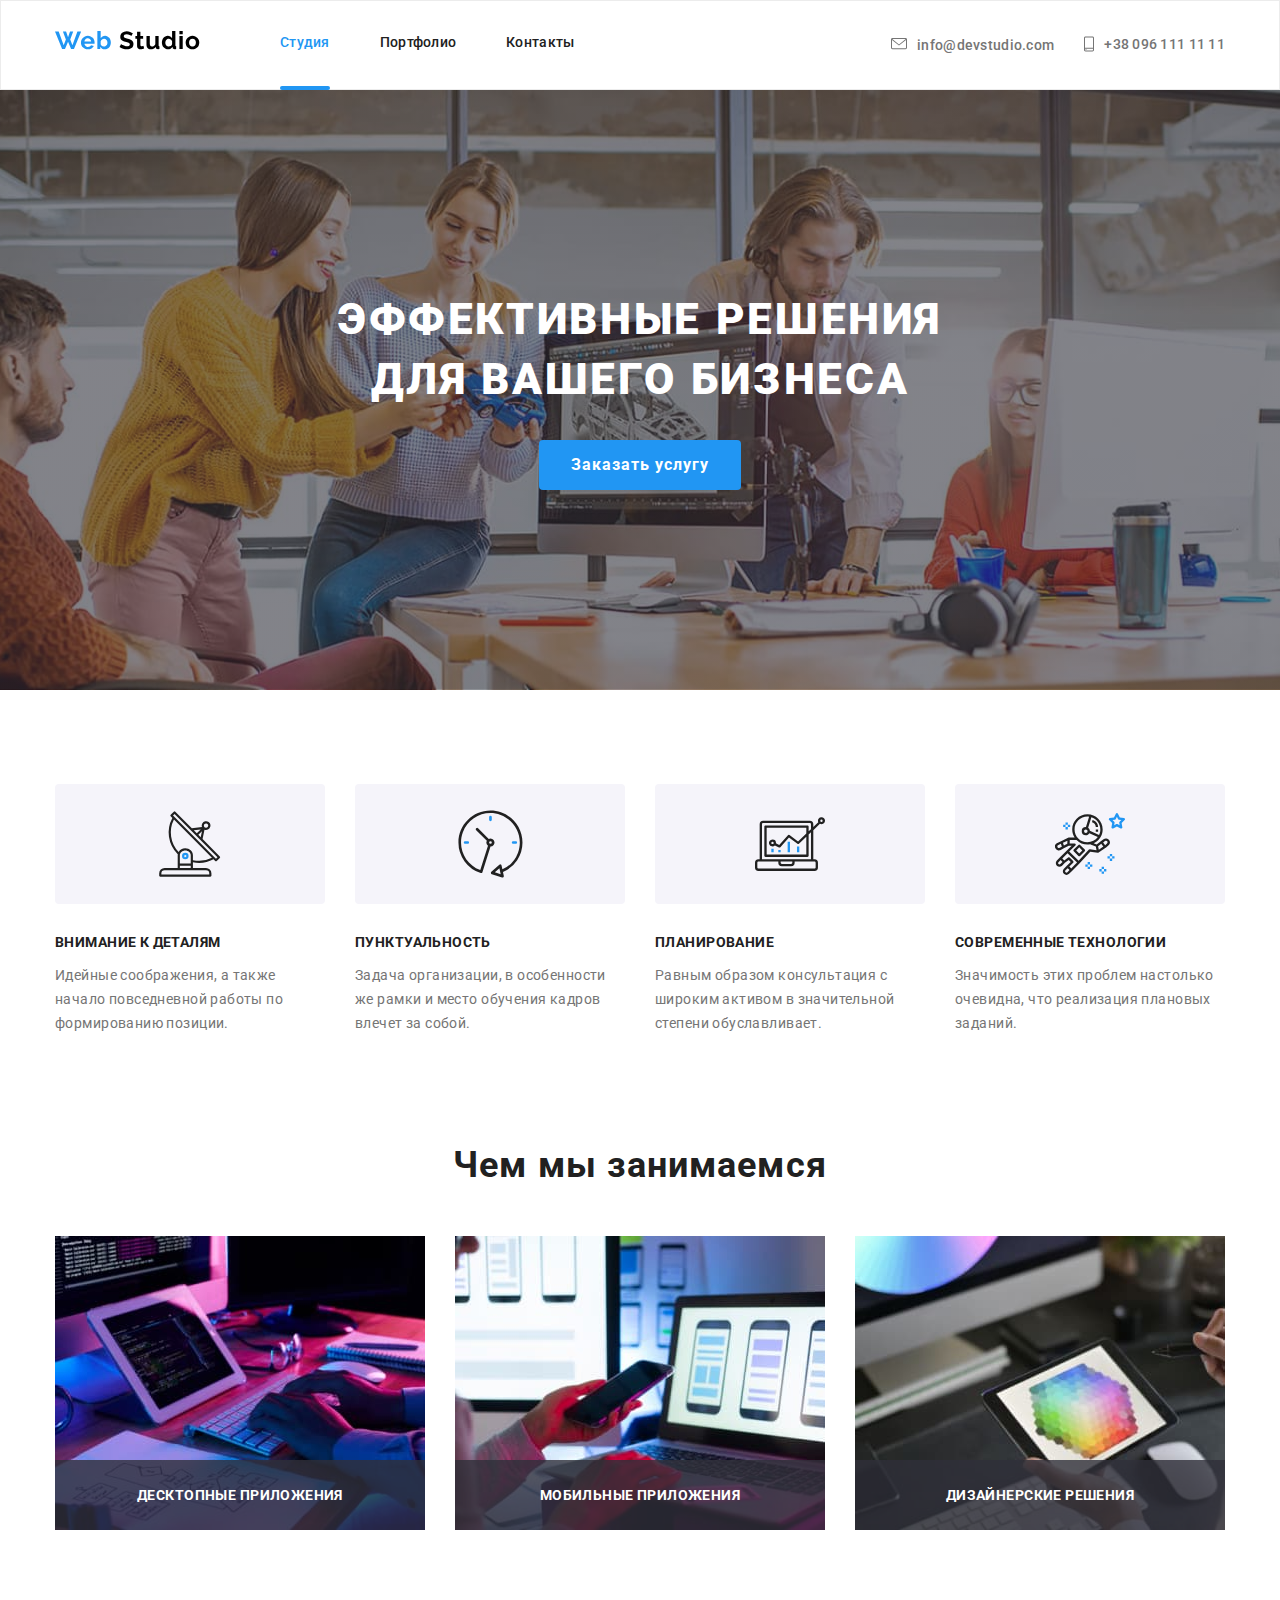
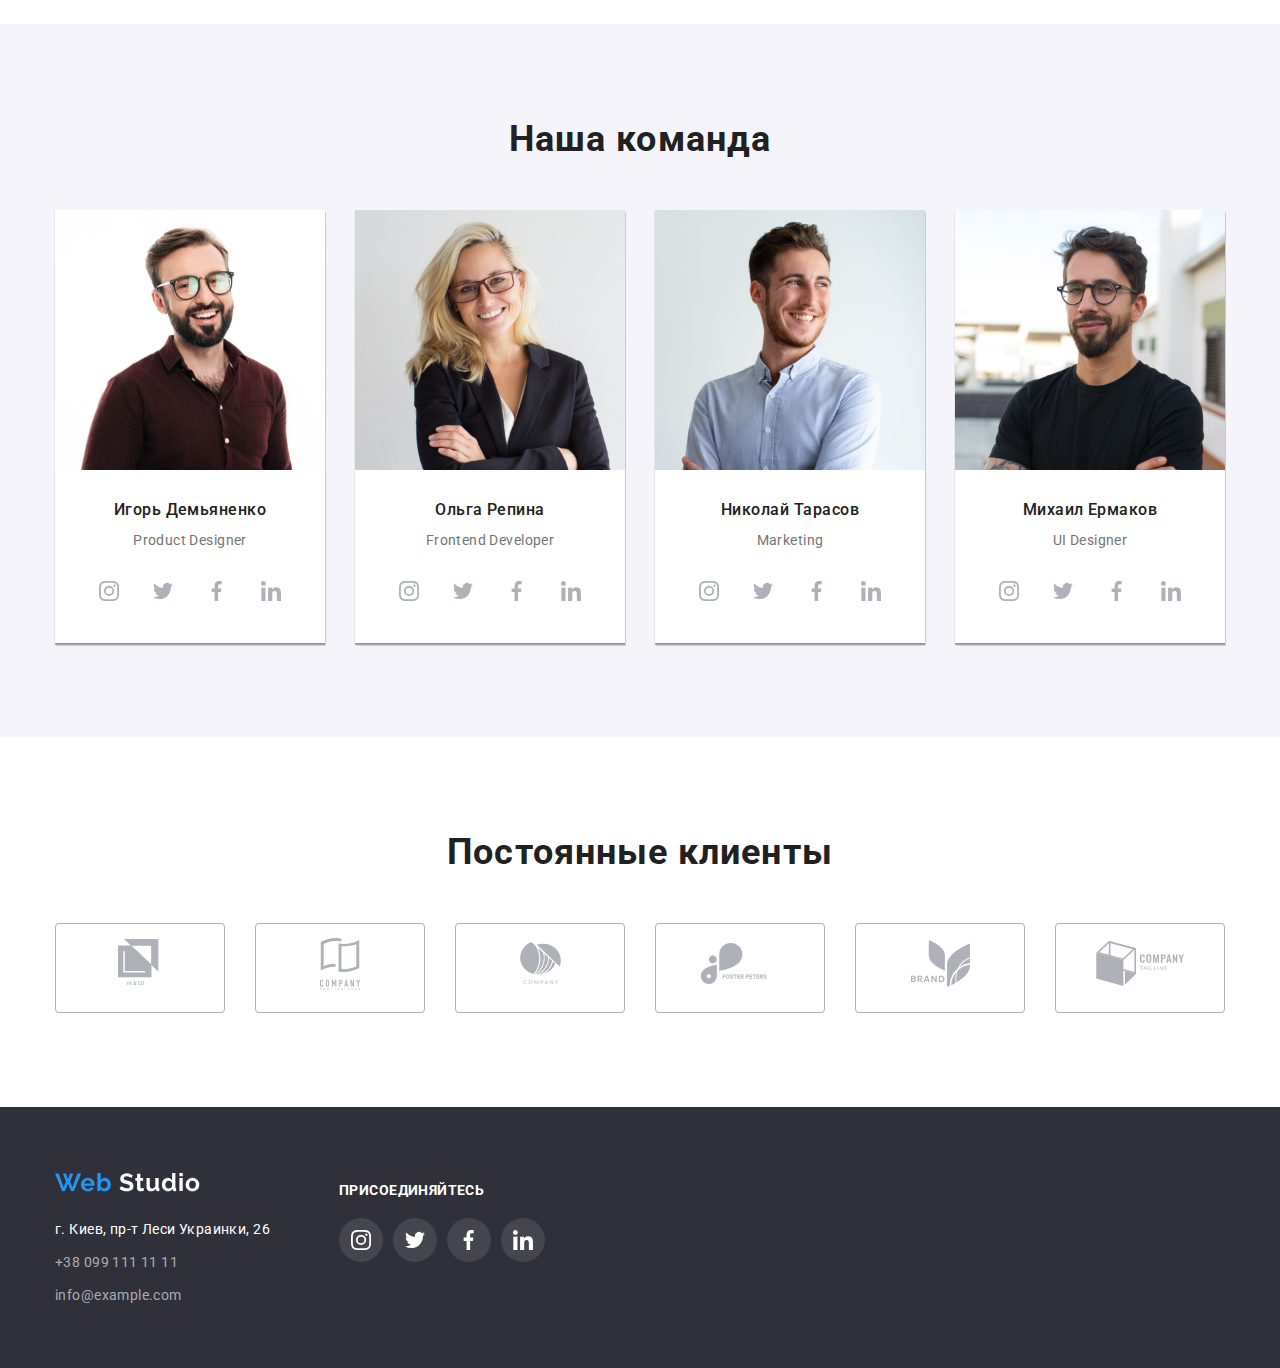
<file: index.html>
<!DOCTYPE html>
<html lang="ru">
  <head>
    <meta charset="UTF-8" />
    <meta name="viewport" content="width=device-width, initial-scale=1.0" />
    <title>Document</title>
    <link
      href="https://fonts.googleapis.com/css2?family=Raleway:wght@700&family=Roboto:wght@400;500;700;900&display=swap"
      rel="stylesheet"
    />
    <link rel="stylesheet" href="./css/normalize.css" />
    <link rel="stylesheet" href="./css/style.css" />
  </head>
  <body>
    <header class="page-header">
      <div class="container flexbox">
        <nav class="navigation">
          <a href="./" class="logo">
            <svg width="145" height="31">
              <use href="./images/icons/sprite.svg#logo"></use>
            </svg>
          </a>

          <ul class="list menu-list">
            <li class="list-item">
              <a href="#" class="link-item active">Студия</a>
            </li>
            <li class="list-item">
              <a href="./portfolio.html" class="link-item">Портфолио</a>
            </li>
            <li class="list-item">
              <a href="#" class="link-item">Контакты</a>
            </li>
          </ul>
        </nav>

        <a href="mailto:info@devstudio.com" class="contacts">
          <svg class="contacts-icon" width="16" height="12">
            <use href="./images/icons/sprite.svg#envelope"></use>
          </svg>
          info@devstudio.com</a
        >
        <a href="tel:+380961111111" class="contacts">
          <svg class="contacts-icon" width="10" height="16">
            <use href="./images/icons/sprite.svg#smartphone"></use>
          </svg>

          +38 096 111 11 11</a
        >
      </div>
    </header>
    <main>
      <section class="hero">
        <div class="container">
          <h1 class="page-title">
            Эффективные решения <br />
            для вашего бизнеса
          </h1>
          <div class="size-btn">
            <button class="link-btn" data-modal-open>Заказать услугу</button>
          </div>
        </div>
      </section>
      <section>
        <div class="container flexbox pad">
          <h2 class="section-title" hidden>Описание работы</h2>
          <ul class="list list-work">
            <li class="desc-of-work-item">
              <div class="icon-item-bg">
                <svg width="65.32" height="70" class="icon-align">
                  <use href="./images/icons/sprite.svg#antenna"></use>
                </svg>
              </div>
              <h3 class="icon-title">Внимание к деталям</h3>
              <p>
                Идейные соображения, а также начало повседневной работы по
                формированию позиции.
              </p>
            </li>
            <li class="desc-of-work-item">
              <div class="icon-item-bg">
                <svg class="icon-align" width="66.96" height="70">
                  <use href="./images/icons/sprite.svg#clock"></use>
                </svg>
              </div>
              <h3 class="icon-title">Пунктуальность</h3>
              <p>
                Задача организации, в особенности же рамки и место обучения
                кадров влечет за собой.
              </p>
            </li>
            <li class="desc-of-work-item">
              <div class="icon-item-bg">
                <svg class="icon-align" width="70" height="70">
                  <use href="./images/icons/sprite.svg#diagram"></use>
                </svg>
              </div>
              <h3 class="icon-title">Планирование</h3>
              <p>
                Равным образом консультация с широким активом в значительной
                степени обуславливает.
              </p>
            </li>
            <li class="desc-of-work-item">
              <div class="icon-item-bg">
                <svg class="icon-align" width="70" height="70">
                  <use href="./images/icons/sprite.svg#astronaut"></use>
                </svg>
              </div>
              <h3 class="icon-title">Современные технологии</h3>
              <p>
                Значимость этих проблем настолько очевидна, что реализация
                плановых заданий.
              </p>
            </li>
          </ul>
        </div>
      </section>
      <section>
        <div class="container section-padding">
          <h2 class="section-title">Чем мы занимаемся</h2>
          <ul class="list list-work">
            <li class="list-what-we-do">
              <a href="#">
                <div class="position-p">
                  <img
                    src="./images/description_of_work/laptop.jpg"
                    alt="laptop"
                    width="370"
                  />
                  <h3 class="img-title">Десктопные приложения</h3>
                </div>
              </a>
            </li>
            <li class="list-what-we-do">
              <a href="#">
                <div class="position-p">
                  <img
                    src="./images/description_of_work/phone.jpg"
                    alt="mobile"
                    width="370"
                  />
                  <h3 class="img-title">Мобильные приложения</h3>
                </div>
              </a>
            </li>
            <li class="list-what-we-do">
              <a href="#">
                <div class="position-p">
                  <img
                    src="./images/description_of_work/tablet.jpg"
                    alt="screen"
                    width="370"
                  />
                  <h3 class="img-title">Дизайнерские решения</h3>
                </div>
              </a>
            </li>
          </ul>
        </div>
      </section>
      <section class="our-team-color">
        <div class="container section-padding">
          <h2 class="section-title">Наша команда</h2>
          <ul class="list list-work">
            <li class="item-team-list">
              <img
                src="./images/our_team/igor.jpg"
                alt="Игорь Демьяненко"
                width="270"
              />

              <h3 class="title-h3">Игорь Демьяненко</h3>
              <p lang="en">Product Designer</p>
              <ul class="list menu-list icon-link-list">
                <li>
                  <a
                    href="https://www.instagram.com/"
                    target="_blank"
                    rel="noopener noreferrer"
                    aria-label="ссылка Инстаграм"
                    class="icon-link"
                  >
                    <svg class="icon-img" width="20" height="20">
                      <use href="./images/icons/sprite.svg#instagram"></use>
                    </svg>
                  </a>
                </li>
                <li>
                  <a
                    href="https://twitter.com/"
                    target="_blank"
                    rel="noopener noreferrer"
                    aria-label="ссылка Твиттер"
                    class="icon-link"
                  >
                    <svg class="icon-img" width="20" height="20">
                      <use href="./images/icons/sprite.svg#twitter"></use>
                    </svg>
                  </a>
                </li>
                <li>
                  <a
                    href="https://facebook.com/"
                    target="_blank"
                    rel="noopener noreferrer"
                    aria-label="ссылка Фейсбук"
                    class="icon-link"
                  >
                    <svg class="icon-img" width="20" height="20">
                      <use href="./images/icons/sprite.svg#facebook"></use>
                    </svg>
                  </a>
                </li>
                <li>
                  <a
                    href="https://www.linkedin.com/"
                    target="_blank"
                    rel="noopener noreferrer"
                    aria-label="ссылка Линкедин"
                    class="icon-link"
                  >
                    <svg class="icon-img" width="20" height="20">
                      <use href="./images/icons/sprite.svg#linkedin"></use>
                    </svg>
                  </a>
                </li>
              </ul>
            </li>
            <li class="item-team-list">
              <img
                src="./images/our_team/olga.jpg"
                alt="Ольга Репина"
                width="270"
              />
              <h3 class="title-h3">Ольга Репина</h3>
              <p lang="en">Frontend Developer</p>
              <ul class="list menu-list icon-link-list">
                <li>
                  <a
                    href="https://www.instagram.com/"
                    target="_blank"
                    rel="noopener noreferrer"
                    aria-label="ссылка Инстаграм"
                    class="icon-link"
                  >
                    <svg class="icon-img" width="20" height="20">
                      <use href="./images/icons/sprite.svg#instagram"></use>
                    </svg>
                  </a>
                </li>
                <li>
                  <a
                    href="https://twitter.com/"
                    target="_blank"
                    rel="noopener noreferrer"
                    aria-label="ссылка Твиттер"
                    class="icon-link"
                  >
                    <svg class="icon-img" width="20" height="20">
                      <use href="./images/icons/sprite.svg#twitter"></use>
                    </svg>
                  </a>
                </li>
                <li>
                  <a
                    href="https://facebook.com/"
                    target="_blank"
                    rel="noopener noreferrer"
                    aria-label="ссылка Фейсбук"
                    class="icon-link"
                  >
                    <svg class="icon-img" width="20" height="20">
                      <use href="./images/icons/sprite.svg#facebook"></use>
                    </svg>
                  </a>
                </li>
                <li>
                  <a
                    href="https://www.linkedin.com/"
                    target="_blank"
                    rel="noopener noreferrer"
                    aria-label="ссылка Линкедин"
                    class="icon-link"
                  >
                    <svg class="icon-img" width="20" height="20">
                      <use href="./images/icons/sprite.svg#linkedin"></use>
                    </svg>
                  </a>
                </li>
              </ul>
            </li>
            <li class="item-team-list">
              <img
                src="./images/our_team/nikolai.jpg"
                alt="Николай Тарасов"
                width="270"
              />
              <h3 class="title-h3">Николай Тарасов</h3>
              <p lang="en">Marketing</p>
              <ul class="list menu-list icon-link-list">
                <li>
                  <a
                    href="https://www.instagram.com/"
                    target="_blank"
                    rel="noopener noreferrer"
                    aria-label="ссылка Инстаграм"
                    class="icon-link"
                  >
                    <svg class="icon-img" width="20" height="20">
                      <use href="./images/icons/sprite.svg#instagram"></use>
                    </svg>
                  </a>
                </li>
                <li>
                  <a
                    href="https://twitter.com/"
                    target="_blank"
                    rel="noopener noreferrer"
                    aria-label="ссылка Твиттер"
                    class="icon-link"
                  >
                    <svg class="icon-img" width="20" height="20">
                      <use href="./images/icons/sprite.svg#twitter"></use>
                    </svg>
                  </a>
                </li>
                <li>
                  <a
                    href="https://facebook.com/"
                    target="_blank"
                    rel="noopener noreferrer"
                    aria-label="ссылка Фейсбук"
                    class="icon-link"
                  >
                    <svg class="icon-img" width="20" height="20">
                      <use href="./images/icons/sprite.svg#facebook"></use>
                    </svg>
                  </a>
                </li>
                <li>
                  <a
                    href="https://www.linkedin.com/"
                    target="_blank"
                    rel="noopener noreferrer"
                    aria-label="ссылка Линкедин"
                    class="icon-link"
                  >
                    <svg class="icon-img" width="20" height="20">
                      <use href="./images/icons/sprite.svg#linkedin"></use>
                    </svg>
                  </a>
                </li>
              </ul>
            </li>
            <li class="item-team-list">
              <img
                src="./images/our_team/mikhail.jpg"
                alt="Михаил Ермаков"
                width="270"
              />
              <h3 class="title-h3">Михаил Ермаков</h3>
              <p lang="en">UI Designer</p>
              <ul class="list menu-list icon-link-list">
                <li>
                  <a
                    href="https://www.instagram.com/"
                    target="_blank"
                    rel="noopener noreferrer"
                    aria-label="ссылка Инстаграм"
                    class="icon-link"
                  >
                    <svg class="icon-img" width="20" height="20">
                      <use href="./images/icons/sprite.svg#instagram"></use>
                    </svg>
                  </a>
                </li>
                <li>
                  <a
                    href="https://twitter.com/"
                    target="_blank"
                    rel="noopener noreferrer"
                    aria-label="ссылка Твиттер"
                    class="icon-link"
                  >
                    <svg class="icon-img" width="20" height="20">
                      <use href="./images/icons/sprite.svg#twitter"></use>
                    </svg>
                  </a>
                </li>
                <li>
                  <a
                    href="https://facebook.com/"
                    target="_blank"
                    rel="noopener noreferrer"
                    aria-label="ссылка Фейсбук"
                    class="icon-link"
                  >
                    <svg class="icon-img" width="20" height="20">
                      <use href="./images/icons/sprite.svg#facebook"></use>
                    </svg>
                  </a>
                </li>
                <li>
                  <a
                    href="https://www.linkedin.com/"
                    target="_blank"
                    rel="noopener noreferrer"
                    aria-label="ссылка Линкедин"
                    class="icon-link"
                  >
                    <svg class="icon-img" width="20" height="20">
                      <use href="./images/icons/sprite.svg#linkedin"></use>
                    </svg>
                  </a>
                </li>
              </ul>
            </li>
          </ul>
        </div>
      </section>
      <section>
        <div class="container section-padding">
          <h2 class="section-title">Постоянные клиенты</h2>
          <ul class="list menu-list list-nav-icon">
            <li class="nav-icon-item">
              <a class="nav-icon-link" href="#"
                ><svg class="nav-icon" width="44.27" height="49.23">
                  <use href="./images/icons/sprite.svg#logo1"></use>
                </svg>
              </a>
            </li>
            <li class="nav-icon-item">
              <a class="nav-icon-link" href="#"
                ><svg class="nav-icon" width="40" height="52">
                  <use href="./images/icons/sprite.svg#logo2"></use>
                </svg>
              </a>
            </li>
            <li class="nav-icon-item">
              <a class="nav-icon-link" href="#"
                ><svg class="nav-icon" width="41" height="42.6">
                  <use href="./images/icons/sprite.svg#logo6"></use>
                </svg>
              </a>
            </li>
            <li class="nav-icon-item">
              <a class="nav-icon-link" href="#"
                ><svg class="nav-icon" width="79.66" height="42.02">
                  <use href="./images/icons/sprite.svg#logo3"></use>
                </svg>
              </a>
            </li>
            <li class="nav-icon-item">
              <a class="nav-icon-link" href="#"
                ><svg class="nav-icon" width="59" height="47">
                  <use href="./images/icons/sprite.svg#logo4"></use>
                </svg>
              </a>
            </li>
            <li class="nav-icon-item">
              <a class="nav-icon-link" href="#"
                ><svg class="nav-icon" width="88.48" height="45.44">
                  <use href="./images/icons/sprite.svg#logo5"></use>
                </svg>
              </a>
            </li>
          </ul>
        </div>
      </section>
    </main>
    <footer class="foot-color">
      <div class="container flexbox">
        <section>
          <div class="foot-nav">
            <h2 class="section-title" hidden>Контакты</h2>
            <a href="./" class="dostalo"
              ><svg width="145" height="31" class="logotype">
                <use href="./images/icons/sprite.svg#logo"></use>
              </svg>
            </a>
            <address class="logo-foot">
              <ul class="list address-list">
                <li class="address-item">
                  <a
                    href="https://goo.gl/maps/zqUBnES2cwS98cau7"
                    target="_blank"
                    rel="noopener noreferrer"
                    class="map-color"
                    >г. Киев, пр-т Леси Украинки, 26</a
                  >
                </li>
                <li class="address-item">
                  <a href="tel:+380991111111" class="contact-color"
                    >+38 099 111 11 11</a
                  >
                </li>
                <li class="address-item">
                  <a href="mailto:info@example.com" class="contact-color"
                    >info@example.com</a
                  >
                </li>
              </ul>
            </address>
          </div>
        </section>
        <div class="join-to-us">
          <p class="join">Присоединяйтесь</p>
          <ul class="list menu-list icon-link-list foot-icon-list">
            <li>
              <a
                href="https://www.instagram.com/"
                target="_blank"
                rel="noopener noreferrer"
                aria-label="ссылка Инстаграм"
                class="icon-foot-link"
              >
                <svg class="icon-foot-img" width="20" height="20">
                  <use href="./images/icons/sprite.svg#instagram"></use>
                </svg>
              </a>
            </li>
            <li>
              <a
                href="https://twitter.com/"
                target="_blank"
                rel="noopener noreferrer"
                aria-label="ссылка Твиттер"
                class="icon-foot-link"
              >
                <svg class="icon-foot-img" width="20" height="20">
                  <use href="./images/icons/sprite.svg#twitter"></use>
                </svg>
              </a>
            </li>
            <li>
              <a
                href="https://facebook.com/"
                target="_blank"
                rel="noopener noreferrer"
                aria-label="ссылка Фейсбук"
                class="icon-foot-link"
              >
                <svg class="icon-foot-img" width="20" height="20">
                  <use href="./images/icons/sprite.svg#facebook"></use>
                </svg>
              </a>
            </li>
            <li>
              <a
                href="https://www.linkedin.com/"
                target="_blank"
                rel="noopener noreferrer"
                aria-label="ссылка Линкедин"
                class="icon-foot-link"
              >
                <svg class="icon-foot-img" width="20" height="20">
                  <use href="./images/icons/sprite.svg#linkedin"></use>
                </svg>
              </a>
            </li>
          </ul>
        </div>
      </div>
    </footer>
    <div class="backdrop is-hidden" data-modal>
      <div class="modal">
        <button class="btn-close" data-modal-close>
          <svg class="" width="11" height="11">
            <use href="./images/icons/sprite.svg#close"></use>
          </svg>
        </button>
      </div>
    </div>
    <script src="./js/modal.js"></script>
  </body>
</html>
</file>
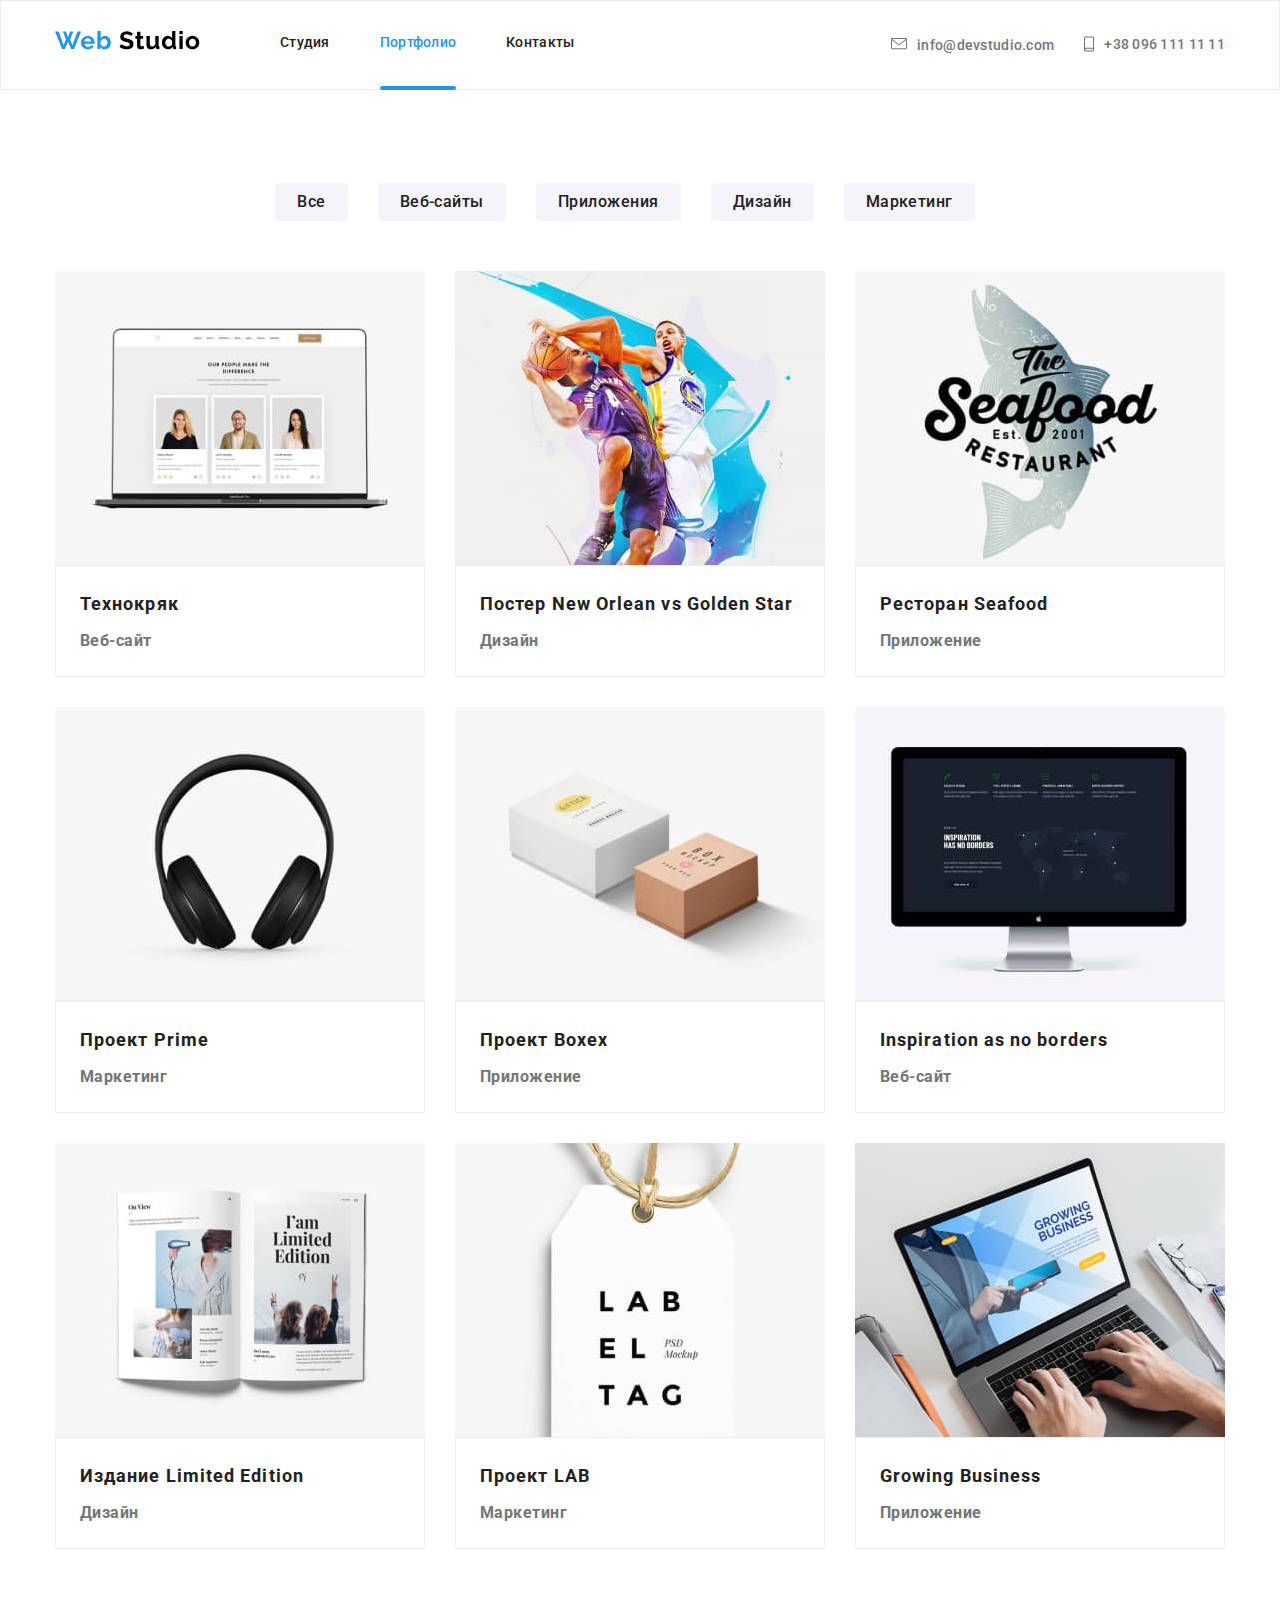
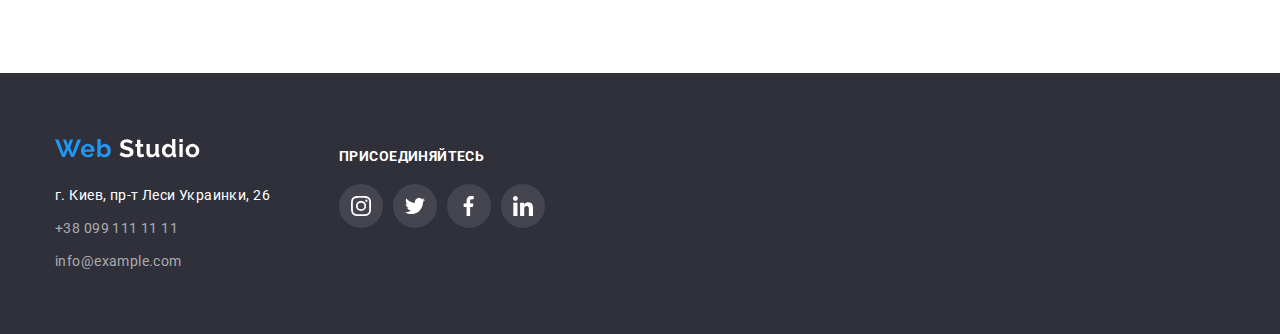
<file: portfolio.html>
<!DOCTYPE html>
<html lang="ru">
  <head>
    <meta charset="UTF-8" />
    <meta name="viewport" content="width=device-width, initial-scale=1.0" />
    <link
      href="https://fonts.googleapis.com/css2?family=Raleway:wght@700&family=Roboto:wght@500;700&display=swap"
      rel="stylesheet"
    />
    <link rel="stylesheet" href =./css/normalize.css />
    <link rel="stylesheet" href="./css/style.css" />
    <title>Document</title>
  </head>
  <body>
    <header class="page-header">
      <div class="container flexbox">
        <nav class="navigation">
          <a href="./" class="logo">
            <svg width="145" height="31">
              <use href="./images/icons/sprite.svg#logo"></use>
            </svg>
          </a>

          <ul class="list menu-list">
            <li class="list-item">
              <a href="./index.html" class="link-item">Студия</a>
            </li>
            <li class="list-item">
              <a href="./portfolio.html" class="link-item active">Портфолио</a>
            </li>
            <li class="list-item">
              <a href="#" class="link-item">Контакты</a>
            </li>
          </ul>
        </nav>

        <a href="mailto:info@devstudio.com" class="contacts">
          <svg class="contacts-icon" width="16" height="12">
            <use href="./images/icons/sprite.svg#envelope"></use>
          </svg>
          info@devstudio.com</a
        >
        <a href="tel:+380961111111" class="contacts">
          <svg class="contacts-icon" width="10" height="16">
            <use href="./images/icons/sprite.svg#smartphone"></use>
          </svg>

          +38 096 111 11 11</a
        >
      </div>
    </header>
    <main>
      <section class="section-container">
        <div class="container">
          <h1 hidden class="port-title">Обзор вкладок</h1>
          <ul class="list btn-menu">
            <li class="btn-item">
              <button class="btn" type="button">Все</button>
            </li>
            <li class="btn-item">
              <button class="btn" type="button">Веб-сайты</button>
            </li>
            <li class="btn-item">
              <button class="btn" type="button">Приложения</button>
            </li>
            <li class="btn-item">
              <button class="btn" type="button">Дизайн</button>
            </li>
            <li class="btn-item">
              <button class="btn" type="button">Маркетинг</button>
            </li>
          </ul>
        </div>
        <div class="container">
          <ul class="list list-work">
            <li class="item-portfolio">
              <a href="#" class="port-title">
                <div class="position-p">
                  <img
                    src="./images/links/notebook.jpg"
                    alt="Технокряк"
                    class="d-block"
                  />
                  <p class="p-description">
                    Технокряк это современная площадка распространения
                    коронавируса. Компании используют эту платформу для
                    цифрового шпионажа и атак на защищенные сервера конкурентов.
                  </p>
                </div>
                <div class="border-li">
                  <h2 class="port-title">Технокряк</h2>
                  <p class="p-sections">Веб-сайт</p>
                </div>
              </a>
            </li>

            <li class="item-portfolio">
              <a href="#" class="port-title">
                <div>
                  <div class="position-p">
                    <img
                      class="d-block"
                      src="./images/links/poster.jpg"
                      alt="Постер New Orlean"
                      width="370"
                    />
                    <p class="p-description">
                      Технокряк это современная площадка распространения
                      коронавируса. Компании используют эту платформу для
                      цифрового шпионажа и атак на защищенные сервера
                      конкурентов.
                    </p>
                  </div>
                  <div class="border-li">
                    <h2 class="port-title">Постер New Orlean vs Golden Star</h2>
                    <p class="p-sections">Дизайн</p>
                  </div>
                </div>
              </a>
            </li>

            <li class="item-portfolio">
              <a href="#" class="port-title">
                <div class="position-p">
                  <img
                    class="d-block"
                    src="./images/links/seafood.jpg"
                    alt="Ресторан Seafood"
                    width="370"
                  />
                  <p class="p-description">
                    Технокряк это современная площадка распространения
                    коронавируса. Компании используют эту платформу для
                    цифрового шпионажа и атак на защищенные сервера конкурентов.
                  </p>
                </div>
                <div class="border-li">
                  <h2 class="port-title">Ресторан Seafood</h2>
                  <p class="p-sections">Приложение</p>
                </div>
              </a>
            </li>

            <li class="item-portfolio">
              <a href="#" class="port-title">
                <div class="position-p">
                  <img
                    class="d-block"
                    src="./images/links/headphone.jpg"
                    alt="Проект Prime"
                    width="370"
                  />
                  <p class="p-description">
                    Технокряк это современная площадка распространения
                    коронавируса. Компании используют эту платформу для
                    цифрового шпионажа и атак на защищенные сервера конкурентов.
                  </p>
                </div>
                <div class="border-li">
                  <h2 class="port-title">Проект Prime</h2>
                  <p class="p-sections">Маркетинг</p>
                </div>
              </a>
            </li>

            <li class="item-portfolio">
              <a href="#" class="port-title">
                <div class="position-p">
                  <img
                    class="d-block"
                    src="./images/links/boxes.jpg"
                    alt="Проект Boxex"
                    width="370"
                  />
                  <p class="p-description">
                    Технокряк это современная площадка распространения
                    коронавируса. Компании используют эту платформу для
                    цифрового шпионажа и атак на защищенные сервера конкурентов.
                  </p>
                </div>
                <div class="border-li">
                  <h2 class="port-title">Проект Boxex</h2>
                  <p class="p-sections">Приложение</p>
                </div>
              </a>
            </li>
            <li class="item-portfolio">
              <a href="#" class="port-title">
                <div class="position-p">
                  <img
                    class="d-block"
                    src="./images/links/screen.jpg"
                    alt="Inspiration as no borders"
                    width="370"
                  />
                  <p class="p-description">
                    Технокряк это современная площадка распространения
                    коронавируса. Компании используют эту платформу для
                    цифрового шпионажа и атак на защищенные сервера конкурентов.
                  </p>
                </div>
                <div class="border-li">
                  <h2 class="port-title">Inspiration as no borders</h2>
                  <p class="p-sections">Веб-сайт</p>
                </div>
              </a>
            </li>
            <li class="item-portfolio">
              <a href="#" class="port-title">
                <div class="position-p">
                  <img
                    class="d-block"
                    src="./images/links/book.jpg"
                    alt="Издание Limited Edition"
                    width="370"
                  />
                  <p class="p-description">
                    Технокряк это современная площадка распространения
                    коронавируса. Компании используют эту платформу для
                    цифрового шпионажа и атак на защищенные сервера конкурентов.
                  </p>
                </div>
                <div class="border-li">
                  <h2 class="port-title">Издание Limited Edition</h2>
                  <p class="p-sections">Дизайн</p>
                </div>
              </a>
            </li>
            <li class="item-portfolio">
              <a href="#" class="port-title">
                <div class="position-p">
                  <img
                    class="d-block"
                    src="./images/links/imglabeltag.jpg"
                    alt="Проект LAB"
                    width="370"
                  />
                  <p class="p-description">
                    Технокряк это современная площадка распространения
                    коронавируса. Компании используют эту платформу для
                    цифрового шпионажа и атак на защищенные сервера конкурентов.
                  </p>
                </div>
                <div class="border-li">
                  <h2 class="port-title">Проект LAB</h2>
                  <p class="p-sections">Маркетинг</p>
                </div>
              </a>
            </li>
            <li class="item-portfolio">
              <a href="#" class="port-title">
                <div class="position-p">
                  <img
                    class="d-block"
                    src="./images/links/imglaptop.jpg"
                    alt="Growing Business"
                    width="370"
                  />
                  <p class="p-description">
                    Технокряк это современная площадка распространения
                    коронавируса. Компании используют эту платформу для
                    цифрового шпионажа и атак на защищенные сервера конкурентов.
                  </p>
                </div>
                <div class="border-li">
                  <h2 class="port-title" lang="en">Growing Business</h2>
                  <p class="p-sections">Приложение</p>
                </div>
              </a>
            </li>
          </ul>
        </div>
      </section>
    </main>
    <footer class="foot-color">
      <div class="container flexbox">
        <section>
          <div class="foot-nav">
            <h2 class="section-title" hidden>Контакты</h2>
            <a href="./" class="dostalo"
              ><svg width="145" height="31" class="logotype">
                <use href="./images/icons/sprite.svg#logo"></use>
              </svg>
            </a>
            <address class="logo-foot">
              <ul class="list address-list">
                <li class="address-item">
                  <a
                    href="https://goo.gl/maps/zqUBnES2cwS98cau7"
                    target="_blank"
                    rel="noopener noreferrer"
                    class="map-color"
                    >г. Киев, пр-т Леси Украинки, 26</a
                  >
                </li>
                <li class="address-item">
                  <a href="tel:+380991111111" class="contact-color"
                    >+38 099 111 11 11</a
                  >
                </li>
                <li class="address-item">
                  <a href="mailto:info@example.com" class="contact-color"
                    >info@example.com</a
                  >
                </li>
              </ul>
            </address>
          </div>
        </section>
        <div class="join-to-us">
          <p class="join">Присоединяйтесь</p>
          <ul class="list menu-list icon-link-list foot-icon-list">
            <li>
              <a
                href="https://www.instagram.com/"
                target="_blank"
                rel="noopener noreferrer"
                aria-label="ссылка Инстаграм"
                class="icon-foot-link"
              >
                <svg class="icon-foot-img" width="20" height="20">
                  <use href="./images/icons/sprite.svg#instagram"></use>
                </svg>
              </a>
            </li>
            <li>
              <a
                href="https://twitter.com/"
                target="_blank"
                rel="noopener noreferrer"
                aria-label="ссылка Твиттер"
                class="icon-foot-link"
              >
                <svg class="icon-foot-img" width="20" height="20">
                  <use href="./images/icons/sprite.svg#twitter"></use>
                </svg>
              </a>
            </li>
            <li>
              <a
                href="https://facebook.com/"
                target="_blank"
                rel="noopener noreferrer"
                aria-label="ссылка Фейсбук"
                class="icon-foot-link"
              >
                <svg class="icon-foot-img" width="20" height="20">
                  <use href="./images/icons/sprite.svg#facebook"></use>
                </svg>
              </a>
            </li>
            <li>
              <a
                href="https://www.linkedin.com/"
                target="_blank"
                rel="noopener noreferrer"
                aria-label="ссылка Линкедин"
                class="icon-foot-link"
              >
                <svg class="icon-foot-img" width="20" height="20">
                  <use href="./images/icons/sprite.svg#linkedin"></use>
                </svg>
              </a>
            </li>
          </ul>
        </div>
      </div>
    </footer>
  </body>
</html>
</file>
<file: css/style.css>
:root {
  --hover-color: #2196f3;
  --general-color: #757575;
  --dark-color: #212121;
  --white-color: #ffffff;
  --bg-btn-color: #f5f4fa;
  --icon-link-color: #afb1b8;
  --black: #000;
}

* {
  box-sizing: border-box;
}

.container {
  width: 1200px;
  padding-left: 15px;
  padding-right: 15px;
  margin-left: auto;
  margin-right: auto;
}

body {
  font-family: "Roboto", sans-serif;

  font-size: 14px;
  line-height: 1.714;
  letter-spacing: 0.03em;
  color: var(--general-color);
}

.flexbox {
  display: flex;
  justify-content: flex-start;
  align-items: center;
}

.list {
  list-style: none;
  padding: 0;
  margin: 0;
}

.page-header {
  padding: 24px 0 25px 0;
  border: 1px solid #ececec;
}

.navigation {
  display: flex;

  align-items: center;
  margin-right: auto;
}

.logo {
  margin-right: 80px;
}

.menu-list {
  display: flex;
}

.list-item {
  margin-right: 50px;
}

.list-item:last-child {
  margin-right: 0;
}

.link-item,
.contacts {
  font-weight: 500;
  font-size: 14px;
  line-height: 1.142;
  letter-spacing: 0.02em;
  color: var(--dark-color);
  text-decoration: none;
  fill: var(--general-color);
  transition: 250ms cubic-bezier(0.4, 0, 0.2, 1);
}

.link-item:hover,
.link-item:focus,
.contacts:hover,
.contacts:focus {
  color: var(--hover-color);
  fill: var(--hover-color);
}

.active {
  color: var(--hover-color);
}

.active::after {
  content: "";
  display: block;

  height: 4px;
  position: relative;
  top: 32px;

  background: #2196f3;
  border-radius: 2px;
}

.contacts {
  color: var(--general-color);
  display: inline-flex;
  align-items: center;
}

.contacts:not(:last-child) {
  margin-right: 30px;
}

.contacts-icon {
  margin-right: 10px;
}

.page-title {
  font-weight: 900;
  font-size: 44px;
  line-height: 1.36;
  text-align: center;
  letter-spacing: 0.06em;
  text-transform: uppercase;

  color: var(--white-color);
}

.hero {
  background: rgba(47, 48, 58, 0.8);
  background-image: linear-gradient(
      rgba(47, 48, 58, 0.6) 0%,
      rgba(47, 48, 58, 0.6) 100%
    ),
    url(../images/hero/banner.jpg);
  background-repeat: no-repeat;
  background-position: 50% 50%;
  background-size: cover;

  padding-top: 200px;
  padding-bottom: 200px;
}

h1,
h2,
h3,
h4 {
  margin: 0;
  padding: 0;
}

.btn-menu {
  display: flex;
  justify-content: center;
}
.btn-item {
  padding-top: 93px;
  padding-bottom: 50px;
  margin-right: 30px;
}

.btn:last-child {
  margin-right: 0;
}

.btn {
  font-weight: 500;
  font-size: 16px;
  line-height: 1.625;
  text-align: center;
  letter-spacing: 0.03em;
  color: var(--dark-color);
  text-decoration: none;
  border-radius: 4px;
  background-color: var(--bg-btn-color);
  border: none;
  padding: 6px 22px;
  transition: all 250ms cubic-bezier(0.4, 0, 0.2, 1);
}

.btn:hover,
.btn:focus {
  color: var(--white-color);
  background: var(--hover-color);
  border-radius: 4px;
  cursor: pointer;
}

.size-btn {
  display: flex;
  margin-top: 30px;
  align-items: center;
  justify-content: center;
}

.link-btn {
  font-weight: 700;
  font-size: 16px;
  line-height: 1.875;

  text-align: center;

  letter-spacing: 0.06em;
  text-decoration: none;
  border: none;
  color: var(--white-color);
  padding: 10px 32px;
  border-radius: 4px;
  background: var(--hover-color);
  cursor: pointer;
}

.list-work {
  display: flex;
  flex-wrap: wrap;
}

.icon-link-list {
  justify-content: center;
  align-items: center;
  padding-bottom: 30px;
  margin-top: 16px;
}

.icon-link-list > li:not(:last-child) {
  margin-right: 10px;
}

.icon-link {
  display: inline-flex;
  justify-content: center;
  align-items: center;
  width: 44px;
  height: 44px;
  border-radius: 50%;
  background-color: var(--white-color);
  transition: 250ms cubic-bezier(0.4, 0, 0.2, 1);
}
.icon-img {
  fill: var(--icon-link-color);
  transition: 250ms cubic-bezier(0.4, 0, 0.2, 1);
}
.icon-link:hover,
.icon-link:focus {
  background-color: var(--hover-color);
}

.icon-link:hover .icon-img,
.icon-link:focus .icon-img {
  fill: var(--white-color);
}

.section-padding {
  padding-top: 94px;
  padding-bottom: 94px;
}

.pad {
  padding-top: 94px;
  /* padding-bottom: 94px;*/
}

.desc-of-work-item {
  /*flex-direction: column;*/
  width: calc((100% - 90px) / 4);
}

.desc-of-work-item:not(:last-child) {
  margin-right: 30px;
}
.icon-align {
  display: block;
  margin-right: auto;
  margin-left: auto;
}
.icon-item-bg {
  background-color: var(--bg-btn-color);
  height: 120px;
  border-radius: 4px;
  margin-bottom: 30px;
  padding-top: 25px;
}

.list-what-we-do {
  width: calc((100% - 60px) / 3);
  margin-right: 30px;
}
.list-what-we-do:nth-child(3n) {
  margin: 0;
}

.port-title {
  font-weight: bold;
  font-size: 18px;
  line-height: 2;
  letter-spacing: 0.06em;
  color: var(--dark-color);
  text-decoration: none;
  padding-left: 24px;
  padding-top: 20px;

  margin: 0;
}

.our-team-color {
  background: #f5f4fa;
}

.section-title {
  font-weight: 700;
  font-size: 36px;
  line-height: 1.167;
  text-align: center;
  letter-spacing: 0.03em;

  color: var(--dark-color);
  margin-bottom: 50px;
}
.item-team-list {
  background: var(--white-color);
  width: calc((100% - 90px) / 4);
  margin-right: 30px;
  box-shadow: 1px 3px rgba(0, 0, 0, 0.12), 0px 1px 1px rgba(0, 0, 0, 0.14),
    0px 2px 1px rgba(0, 0, 0, 0.2);
}

.item-team-list:nth-child(4n) {
  margin-right: 0;
}
.item-team-list > p {
  padding: 0;
  margin: 0;
  display: flex;
  justify-content: center;
}

.icon-title,
.img-title,
.join {
  font-weight: 700;
  font-size: 14px;
  line-height: 1.142;
  letter-spacing: 0.03em;
  text-transform: uppercase;
  color: var(--dark-color);
}
.icon-p {
  font-size: 14px;
  line-height: 1.71;
  letter-spacing: 0.03em;
}

.position-p {
  position: relative;
  overflow: hidden;
  display: block;
}
.d-block {
  position: relative;
  top: 0;
  right: 0;
  left: 0;
}

.img-title {
  position: absolute;
  left: 0;
  bottom: 0;
  width: 100%;
  max-width: 370px;

  text-align: center;
  background: rgba(47, 48, 58, 0.8);
  color: var(--white-color);
  padding-top: 27px;
  padding-bottom: 27px;
}

.title-h3,
.signature {
  font-size: 16px;
  line-height: 1.1875;
  text-align: center;
  letter-spacing: 0.03em;
}
.p-sections {
  font-size: 16px;
  line-height: 1.875;
  letter-spacing: 0.03em;
  padding-left: 24px;
  color: var(--general-color);
  padding-top: 4px;
  margin: 0;
  padding-bottom: 20px;
}

.title-h3 {
  color: var(--dark-color);
  font-weight: 500;
  padding-top: 30px;
  padding-bottom: 10px;
}
.list-nav-icon {
  justify-content: center;

  margin-top: 50px;
}

.nav-icon-link {
  color: var(--icon-link-color);
  transition: 250ms cubic-bezier(0.4, 0, 0.2, 1);
}

.nav-icon-item {
  display: flex;
  justify-content: center;
  align-items: center;
  width: 170px;
  height: 90px;
  border-radius: 4px;
  border: 1px solid var(--icon-link-color);
  color: var(--icon-link-color);
  transition: 250ms cubic-bezier(0.4, 0, 0.2, 1);
}
.nav-icon {
  fill: currentColor;
}

.nav-icon-item:not(:last-child) {
  margin-right: 30px;
}

.nav-icon-item:hover {
  border: 1px solid var(--hover-color);

  /*--icon-link-color: #2196f3;*/
}

.nav-icon-item:hover .nav-icon-link {
  color: var(--hover-color);
}

.foot-nav {
  padding-top: 60px;
  margin-right: 69px;
}
.foot-icon-list {
  margin-top: 20px;
  padding-bottom: 100px;
}

.icon-foot-link {
  display: inline-flex;
  justify-content: center;
  align-items: center;
  width: 44px;
  height: 44px;
  border-radius: 50%;
  background-color: rgba(255, 255, 255, 0.1);
  transition: background-color 250ms cubic-bezier(0.4, 0, 0.2, 1);
}
.icon-foot-img {
  fill: var(--white-color);
}
.icon-foot-link:hover,
.icon-foot-link:focus {
  background-color: var(--hover-color);
}

.foot-color {
  background: #2f303a;
}

.logo-foot {
  margin-top: 20px;
  padding-bottom: 60px;
}

.logotype {
  --black: #fff;
  margin: 0;
  padding: 0;
}
.dostalo {
  display: flex;
  align-items: center;
  margin: 0;
  padding: 0;
}

.address-item {
  margin-bottom: 9px;
}
.address-item:last-child {
  margin-bottom: 0;
}

.contact-color {
  color: rgba(255, 255, 255, 0.6);
  font-style: normal;
  text-decoration: none;
}
.map-color {
  color: var(--white-color);
  font-style: normal;
  text-decoration: none;
}
.join-to-us {
  padding-top: 55px;
}
.join {
  color: var(--white-color);
}

.section-container {
  padding-bottom: 94px;
}

.item-portfolio {
  margin: 0;
  padding: 0;
  /* display: flex;*/

  width: calc((100% - 60px) / 3);
  margin-right: 30px;

  margin-bottom: 30px;
}

.border-li {
  border: 1px solid #eeeeee;
}

.p-description {
  position: absolute;
  top: 0;
  left: 0;
  right: 0;
  bottom: 0;
  padding: 63px 22px;
  margin: 0;
  font-size: 18px;
  line-height: 1.5556;
  letter-spacing: 0.03em;
  color: var(--white-color);

  background: rgba(33, 150, 243, 0.9);

  transform: translateY(101%);
  transition: 250ms cubic-bezier(0.4, 0, 0.2, 1);
}

.item-portfolio:hover {
  box-shadow: 0px 1px 1px rgba(0, 0, 0, 0.12), 0px 4px 4px rgba(0, 0, 0, 0.06),
    1px 4px 6px rgba(0, 0, 0, 0.16);
}

.item-portfolio:hover .p-description {
  transform: translateY(0%);
}

.item-portfolio > a {
  margin: 0;
  padding: 0;
}

.item-portfolio:nth-child(3n) {
  margin-right: 0;
}
img {
  display: block;
}

/*drop box*/

.backdrop {
  position: fixed;
  top: 0;
  left: 0;
  right: 0;
  bottom: 0;
  background: rgba(0, 0, 0, 0.2);
  opacity: 1;
  transition: opacity 1s linear;
}

.modal {
  position: absolute;
  top: 50%;
  left: 50%;
  transform: translate(-50%, -50%);
  padding: 20px;
  width: 100%;
  max-width: 528px;
  height: 581px;
  background: #ffffff;
  box-shadow: 0px 1px 3px rgba(0, 0, 0, 0.12), 0px 1px 1px rgba(0, 0, 0, 0.14),
    0px 2px 1px rgba(0, 0, 0, 0.2);
  border-radius: 4px;
}

.btn-close {
  position: absolute;
  top: 8px;
  right: 8px;
  width: 30px;
  height: 30px;
  border-radius: 50%;
  border: 1px solid rgba(0, 0, 0, 0.1);
  background: #ffffff;
}

.backdrop.is-hidden {
  visibility: hidden;
  pointer-events: none;
  opacity: 0;
}
</file>
